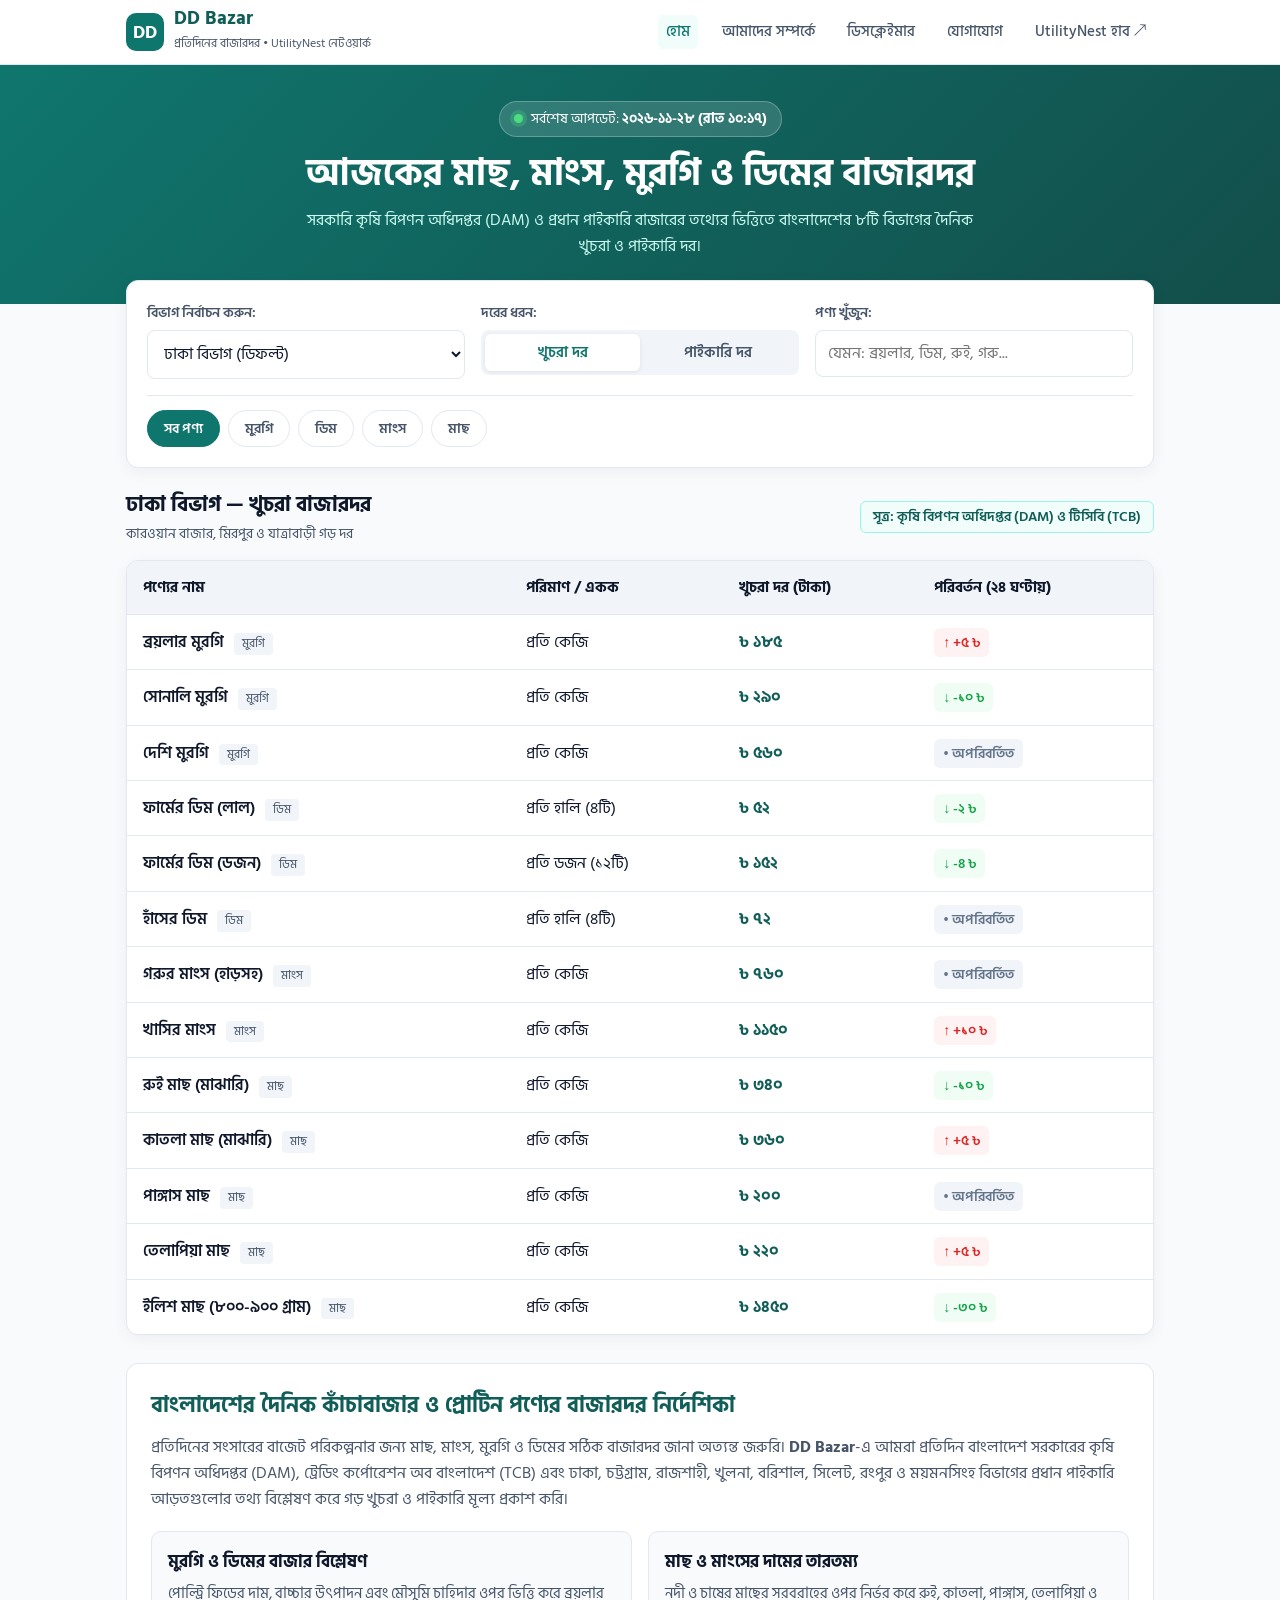
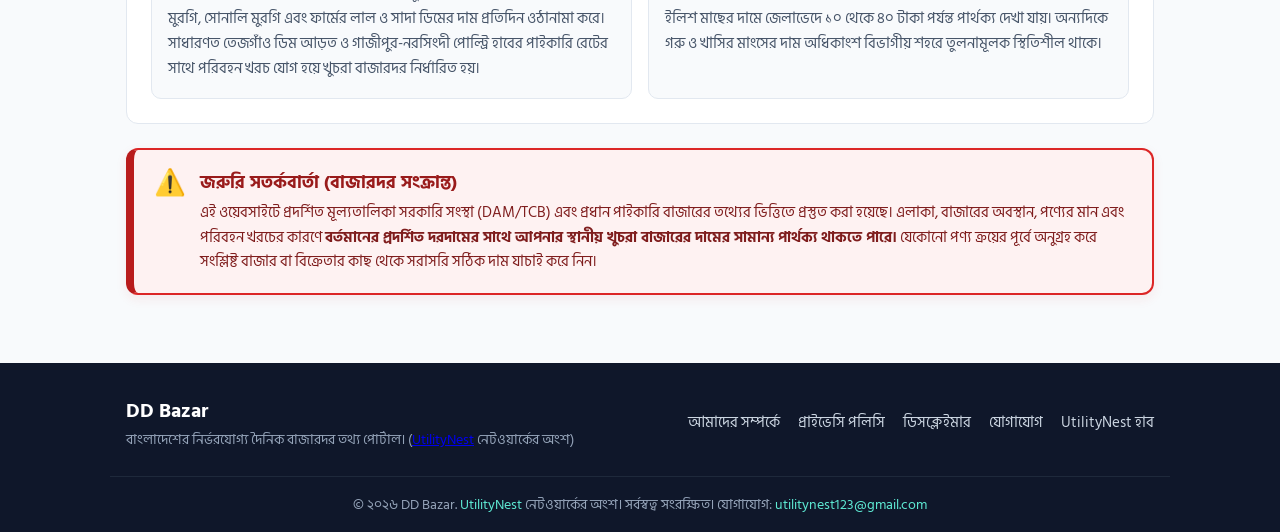
<file: index.html>
<!DOCTYPE html>
<html lang="bn">
<head>
  <meta charset="UTF-8" />
  <meta name="viewport" content="width=device-width, initial-scale=1.0" />
  <title>DD Bazar — আজকের মাছ, মাংস, মুরগি ও ডিমের বাজারদর (বাংলাদেশ)</title>
  <meta name="description" content="ঢাকা, চট্টগ্রাম, রাজশাহী, খুলনা, বরিশাল, সিলেট, রংপুর ও ময়মনসিংহ বিভাগের প্রতিদিনের ব্রয়লার মুরগি, সোনালি মুরগি, ফার্মের ডিম, গরুর মাংস, খাসির মাংস ও মাছের খুচরা এবং পাইকারি বাজারদর জানুন DD Bazar-এ।" />
  <meta name="keywords" content="আজকের বাজারদর, মুরগির দাম কত, ডিমের দাম আজকে, গরুর মাংসের দাম, মাছের বাজারদর বাংলাদেশ, ঢাকা বাজারদর, রাজশাহী বাজারদর, DD Bazar, bazar dor bangladesh" />
  <meta name="robots" content="index, follow" />
  <link rel="canonical" href="https://utilitynest123.github.io/ddbazar/" />
  <link rel="icon" href="data:image/svg+xml,<svg xmlns='http://www.w3.org/2000/svg' viewBox='0 0 64 64'><rect width='64' height='64' rx='14' fill='%230f766e'/><text x='50%25' y='54%25' dominant-baseline='middle' text-anchor='middle' fill='white' font-family='sans-serif' font-weight='700' font-size='28'>DD</text></svg>" />

  <!-- Open Graph / Social SEO -->
  <meta property="og:type" content="website" />
  <meta property="og:site_name" content="DD Bazar" />
  <meta property="og:title" content="DD Bazar — আজকের মাছ, মাংস, মুরগি ও ডিমের বাজারদর" />
  <meta property="og:description" content="বাংলাদেশের ৮টি বিভাগের প্রতিদিনের আপডেটেড খুচরা ও পাইকারি বাজারদর দেখুন এক জায়গায়।" />
  <meta property="og:url" content="https://utilitynest123.github.io/ddbazar/" />

  <!-- Google Fonts: Hind Siliguri for crisp Bangla typography -->
  <link rel="preconnect" href="https://fonts.googleapis.com" />
  <link rel="preconnect" href="https://fonts.gstatic.com" crossorigin />
  <link href="https://fonts.googleapis.com/css2?family=Hind+Siliguri:wght@400;500;600;700&display=swap" rel="stylesheet" />

  <link rel="stylesheet" href="assets/style.css" />

  <!-- Structured Data (JSON-LD) for Google Rich Results -->
  <script type="application/ld+json">
  {
    "@context": "https://schema.org",
    "@type": "WebSite",
    "name": "DD Bazar",
    "alternateName": "Daily Dam Bazar Bangladesh",
    "url": "https://utilitynest123.github.io/ddbazar/",
    "description": "বাংলাদেশের ৮টি বিভাগের প্রতিদিনের মাছ, মাংস, মুরগি ও ডিমের খুচরা এবং পাইকারি বাজারদর পোর্টাল।",
    "inLanguage": "bn-BD"
  }
  </script>
</head>
<body>
  <!-- Header & Navigation -->
  <header class="site-header">
    <div class="container header-inner">
      <a href="./" class="brand">
        <span class="brand-badge">DD</span>
        <div class="brand-text">
          <strong>DD Bazar</strong>
          <small>প্রতিদিনের বাজারদর • UtilityNest নেটওয়ার্ক</small>
        </div>
      </a>
      <nav class="main-nav" aria-label="প্রধান নেভিগেশন">
        <a href="./" class="active">হোম</a>
        <a href="about/">আমাদের সম্পর্কে</a>
        <a href="disclaimer/">ডিসক্লেইমার</a>
        <a href="contact/">যোগাযোগ</a>
        <a href="https://utilitynest123.github.io/">UtilityNest হাব ↗</a>
      </nav>
    </div>
  </header>

  <!-- Hero Section -->
  <section class="hero">
    <div class="container">
      <div class="live-pill">
        <span class="pulse-dot"></span>
        <span>সর্বশেষ আপডেট: <strong id="last-updated">লোড হচ্ছে...</strong></span>
      </div>
      <h1>আজকের মাছ, মাংস, মুরগি ও ডিমের বাজারদর</h1>
      <p class="hero-sub">সরকারি কৃষি বিপণন অধিদপ্তর (DAM) ও প্রধান পাইকারি বাজারের তথ্যের ভিত্তিতে বাংলাদেশের ৮টি বিভাগের দৈনিক খুচরা ও পাইকারি দর।</p>
    </div>
  </section>

  <!-- Main Content -->
  <main class="container main-content">
    <!-- Controls Card -->
    <section class="controls-card" aria-label="বাজারদর ফিল্টার">
      <div class="control-row">
        <div class="control-group">
          <label for="division-select">বিভাগ নির্বাচন করুন:</label>
          <select id="division-select" aria-label="বিভাগ নির্বাচন করুন">
            <option value="dhaka" selected>ঢাকা বিভাগ (ডিফল্ট)</option>
            <option value="chattogram">চট্টগ্রাম বিভাগ</option>
            <option value="rajshahi">রাজশাহী বিভাগ</option>
            <option value="khulna">খুলনা বিভাগ</option>
            <option value="barishal">বরিশাল বিভাগ</option>
            <option value="sylhet">সিলেট বিভাগ</option>
            <option value="rangpur">রংপুর বিভাগ</option>
            <option value="mymensingh">ময়মনসিংহ বিভাগ</option>
          </select>
        </div>

        <div class="control-group">
          <label>দরের ধরন:</label>
          <div class="segmented-control" role="group" aria-label="খুচরা বা পাইকারি দর">
            <button type="button" class="price-mode-btn active" data-mode="retail">খুচরা দর</button>
            <button type="button" class="price-mode-btn" data-mode="wholesale">পাইকারি দর</button>
          </div>
        </div>

        <div class="control-group search-group">
          <label for="search-input">পণ্য খুঁজুন:</label>
          <input type="search" id="search-input" placeholder="যেমন: ব্রয়লার, ডিম, রুই, গরু..." autocomplete="off" />
        </div>
      </div>

      <!-- Category Filter Pills -->
      <div class="category-tabs" role="tablist" aria-label="পণ্যের ক্যাটাগরি">
        <button type="button" class="cat-btn active" data-cat="all">সব পণ্য</button>
        <button type="button" class="cat-btn" data-cat="poultry">মুরগি</button>
        <button type="button" class="cat-btn" data-cat="egg">ডিম</button>
        <button type="button" class="cat-btn" data-cat="meat">মাংস</button>
        <button type="button" class="cat-btn" data-cat="fish">মাছ</button>
      </div>
    </section>

    <!-- Selected Market Banner -->
    <div class="market-banner">
      <div>
        <h2 id="current-division-title">ঢাকা বিভাগ — খুচরা বাজারদর</h2>
        <p id="current-market-note">কারওয়ান বাজার, মিরপুর ও যাত্রাবাড়ী গড় দর</p>
      </div>
      <span class="source-tag" id="primary-source-tag">সূত্র: কৃষি বিপণন অধিদপ্তর (DAM)</span>
    </div>

    <!-- Price Table -->
    <section class="table-wrapper" aria-label="বাজারদর তালিকা">
      <table class="price-table">
        <thead>
          <tr>
            <th>পণ্যের নাম</th>
            <th>পরিমাণ / একক</th>
            <th id="price-col-header">খুচরা দর (টাকা)</th>
            <th>পরিবর্তন (২৪ ঘণ্টায়)</th>
          </tr>
        </thead>
        <tbody id="price-table-body">
          <tr>
            <td colspan="4" class="loading-cell">বাজারদর লোড হচ্ছে, অনুগ্রহ করে অপেক্ষা করুন...</td>
          </tr>
        </tbody>
      </table>
    </section>

    <!-- SEO & Informative Article Section -->
    <article class="seo-article">
      <h2>বাংলাদেশের দৈনিক কাঁচাবাজার ও প্রোটিন পণ্যের বাজারদর নির্দেশিকা</h2>
      <p>
        প্রতিদিনের সংসারের বাজেট পরিকল্পনার জন্য মাছ, মাংস, মুরগি ও ডিমের সঠিক বাজারদর জানা অত্যন্ত জরুরি। <strong>DD Bazar</strong>-এ আমরা প্রতিদিন বাংলাদেশ সরকারের কৃষি বিপণন অধিদপ্তর (DAM), ট্রেডিং কর্পোরেশন অব বাংলাদেশ (TCB) এবং ঢাকা, চট্টগ্রাম, রাজশাহী, খুলনা, বরিশাল, সিলেট, রংপুর ও ময়মনসিংহ বিভাগের প্রধান পাইকারি আড়তগুলোর তথ্য বিশ্লেষণ করে গড় খুচরা ও পাইকারি মূল্য প্রকাশ করি।
      </p>
      <div class="seo-grid">
        <div class="seo-box">
          <h3>মুরগি ও ডিমের বাজার বিশ্লেষণ</h3>
          <p>পোল্ট্রি ফিডের দাম, বাচ্চার উৎপাদন এবং মৌসুমি চাহিদার ওপর ভিত্তি করে ব্রয়লার মুরগি, সোনালি মুরগি এবং ফার্মের লাল ও সাদা ডিমের দাম প্রতিদিন ওঠানামা করে। সাধারণত তেজগাঁও ডিম আড়ত ও গাজীপুর-নরসিংদী পোল্ট্রি হাবের পাইকারি রেটের সাথে পরিবহন খরচ যোগ হয়ে খুচরা বাজারদর নির্ধারিত হয়।</p>
        </div>
        <div class="seo-box">
          <h3>মাছ ও মাংসের দামের তারতম্য</h3>
          <p>নদী ও চাষের মাছের সরবরাহের ওপর নির্ভর করে রুই, কাতলা, পাঙ্গাস, তেলাপিয়া ও ইলিশ মাছের দামে জেলাভেদে ১০ থেকে ৪০ টাকা পর্যন্ত পার্থক্য দেখা যায়। অন্যদিকে গরু ও খাসির মাংসের দাম অধিকাংশ বিভাগীয় শহরে তুলনামূলক স্থিতিশীল থাকে।</p>
        </div>
      </div>
    </article>

    <!-- Mandatory Red Warning / Disclaimer Box -->
    <aside class="red-warning-box" role="alert">
      <div class="warning-icon">⚠️</div>
      <div class="warning-content">
        <h3>জরুরি সতর্কবার্তা (বাজারদর সংক্রান্ত)</h3>
        <p>
          এই ওয়েবসাইটে প্রদর্শিত মূল্যতালিকা সরকারি সংস্থা (DAM/TCB) এবং প্রধান পাইকারি বাজারের তথ্যের ভিত্তিতে প্রস্তুত করা হয়েছে। এলাকা, বাজারের অবস্থান, পণ্যের মান এবং পরিবহন খরচের কারণে <strong>বর্তমানের প্রদর্শিত দরদামের সাথে আপনার স্থানীয় খুচরা বাজারের দামের সামান্য পার্থক্য থাকতে পারে।</strong> যেকোনো পণ্য ক্রয়ের পূর্বে অনুগ্রহ করে সংশ্লিষ্ট বাজার বা বিক্রেতার কাছ থেকে সরাসরি সঠিক দাম যাচাই করে নিন।
        </p>
      </div>
    </aside>
  </main>

  <!-- Footer -->
  <footer class="site-footer">
    <div class="container footer-inner">
      <div class="footer-brand">
        <strong>DD Bazar</strong>
        <p>বাংলাদেশের নির্ভরযোগ্য দৈনিক বাজারদর তথ্য পোর্টাল। (<a href="https://utilitynest123.github.io/">UtilityNest</a> নেটওয়ার্কের অংশ)</p>
      </div>
      <div class="footer-links">
        <a href="about/">আমাদের সম্পর্কে</a>
        <a href="privacy-policy/">প্রাইভেসি পলিসি</a>
        <a href="disclaimer/">ডিসক্লেইমার</a>
        <a href="contact/">যোগাযোগ</a>
        <a href="https://utilitynest123.github.io/">UtilityNest হাব</a>
      </div>
    </div>
    <div class="footer-bottom">
      <p>&copy; <span id="year"></span> DD Bazar. <a href="https://utilitynest123.github.io/">UtilityNest</a> নেটওয়ার্কের অংশ। সর্বস্বত্ব সংরক্ষিত। যোগাযোগ: <a href="mailto:utilitynest123@gmail.com">utilitynest123@gmail.com</a></p>
    </div>
  </footer>

  <script src="assets/app.js"></script>
</body>
</html>
</file>
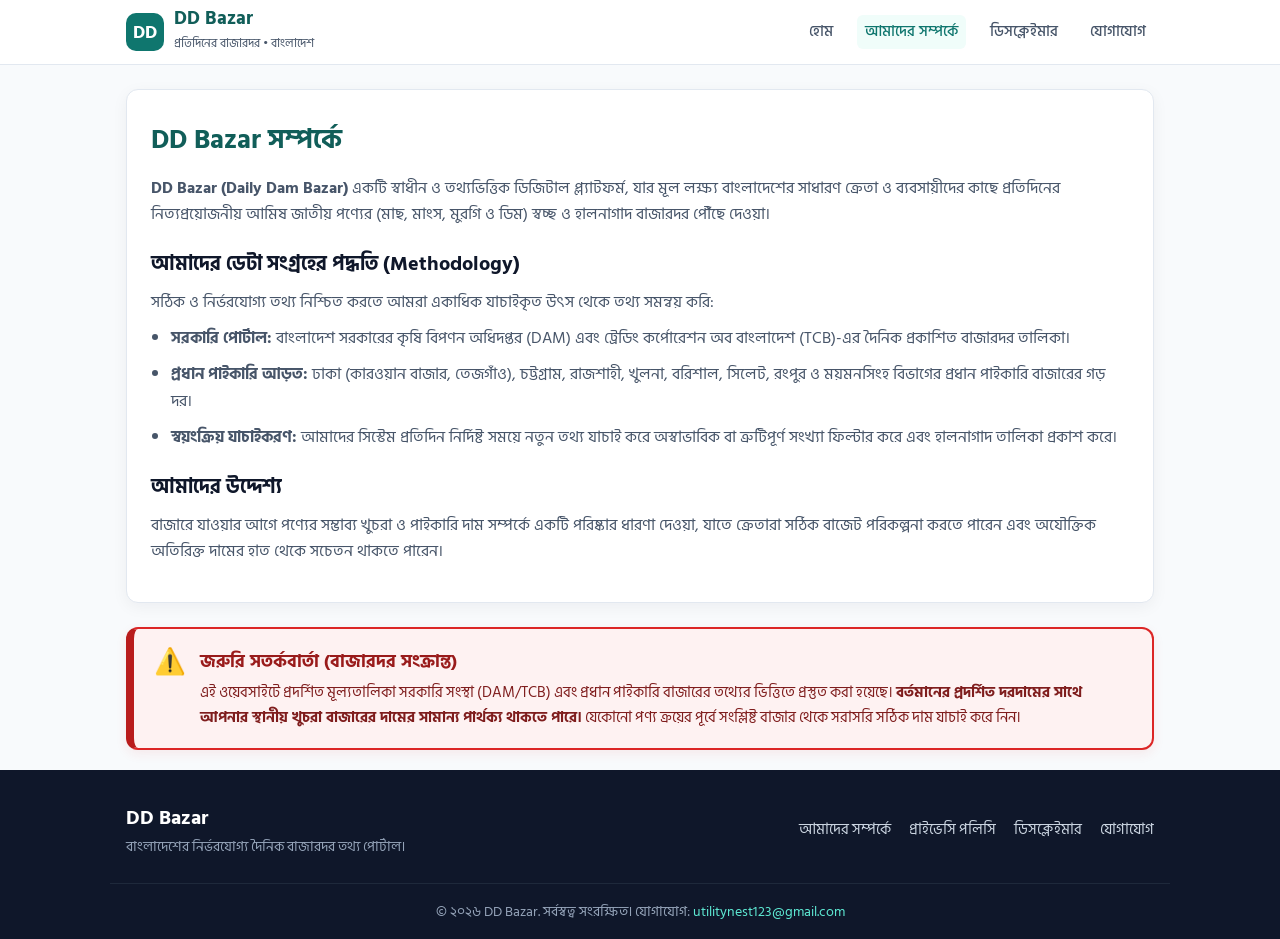
<file: about/index.html>
<!DOCTYPE html>
<html lang="bn">
<head>
  <meta charset="UTF-8" />
  <meta name="viewport" content="width=device-width, initial-scale=1.0" />
  <title>আমাদের সম্পর্কে — DD Bazar</title>
  <meta name="description" content="DD Bazar কীভাবে বাংলাদেশের ৮টি বিভাগের প্রতিদিনের মাছ, মাংস, মুরগি ও ডিমের খুচরা এবং পাইকারি বাজারদর সংগ্রহ ও প্রকাশ করে তা জানুন।" />
  <link rel="canonical" href="https://utilitynest123.github.io/ddbazar/about/" />
  <link rel="icon" href="data:image/svg+xml,<svg xmlns='http://www.w3.org/2000/svg' viewBox='0 0 64 64'><rect width='64' height='64' rx='14' fill='%230f766e'/><text x='50%25' y='54%25' dominant-baseline='middle' text-anchor='middle' fill='white' font-family='sans-serif' font-weight='700' font-size='28'>DD</text></svg>" />
  <link rel="preconnect" href="https://fonts.googleapis.com" />
  <link rel="preconnect" href="https://fonts.gstatic.com" crossorigin />
  <link href="https://fonts.googleapis.com/css2?family=Hind+Siliguri:wght@400;500;600;700&display=swap" rel="stylesheet" />
  <link rel="stylesheet" href="../assets/style.css" />
</head>
<body>
  <header class="site-header">
    <div class="container header-inner">
      <a href="../" class="brand">
        <span class="brand-badge">DD</span>
        <div class="brand-text">
          <strong>DD Bazar</strong>
          <small>প্রতিদিনের বাজারদর • বাংলাদেশ</small>
        </div>
      </a>
      <nav class="main-nav">
        <a href="../">হোম</a>
        <a href="./" class="active">আমাদের সম্পর্কে</a>
        <a href="../disclaimer/">ডিসক্লেইমার</a>
        <a href="../contact/">যোগাযোগ</a>
      </nav>
    </div>
  </header>

  <main class="container">
    <article class="page-card">
      <h1>DD Bazar সম্পর্কে</h1>
      <p>
        <strong>DD Bazar (Daily Dam Bazar)</strong> একটি স্বাধীন ও তথ্যভিত্তিক ডিজিটাল প্ল্যাটফর্ম, যার মূল লক্ষ্য বাংলাদেশের সাধারণ ক্রেতা ও ব্যবসায়ীদের কাছে প্রতিদিনের নিত্যপ্রয়োজনীয় আমিষ জাতীয় পণ্যের (মাছ, মাংস, মুরগি ও ডিম) স্বচ্ছ ও হালনাগাদ বাজারদর পৌঁছে দেওয়া।
      </p>

      <h2>আমাদের ডেটা সংগ্রহের পদ্ধতি (Methodology)</h2>
      <p>সঠিক ও নির্ভরযোগ্য তথ্য নিশ্চিত করতে আমরা একাধিক যাচাইকৃত উৎস থেকে তথ্য সমন্বয় করি:</p>
      <ul>
        <li><strong>সরকারি পোর্টাল:</strong> বাংলাদেশ সরকারের কৃষি বিপণন অধিদপ্তর (DAM) এবং ট্রেডিং কর্পোরেশন অব বাংলাদেশ (TCB)-এর দৈনিক প্রকাশিত বাজারদর তালিকা।</li>
        <li><strong>প্রধান পাইকারি আড়ত:</strong> ঢাকা (কারওয়ান বাজার, তেজগাঁও), চট্টগ্রাম, রাজশাহী, খুলনা, বরিশাল, সিলেট, রংপুর ও ময়মনসিংহ বিভাগের প্রধান পাইকারি বাজারের গড় দর।</li>
        <li><strong>স্বয়ংক্রিয় যাচাইকরণ:</strong> আমাদের সিস্টেম প্রতিদিন নির্দিষ্ট সময়ে নতুন তথ্য যাচাই করে অস্বাভাবিক বা ত্রুটিপূর্ণ সংখ্যা ফিল্টার করে এবং হালনাগাদ তালিকা প্রকাশ করে।</li>
      </ul>

      <h2>আমাদের উদ্দেশ্য</h2>
      <p>
        বাজারে যাওয়ার আগে পণ্যের সম্ভাব্য খুচরা ও পাইকারি দাম সম্পর্কে একটি পরিষ্কার ধারণা দেওয়া, যাতে ক্রেতারা সঠিক বাজেট পরিকল্পনা করতে পারেন এবং অযৌক্তিক অতিরিক্ত দামের হাত থেকে সচেতন থাকতে পারেন।
      </p>
    </article>

    <aside class="red-warning-box" role="alert">
      <div class="warning-icon">⚠️</div>
      <div class="warning-content">
        <h3>জরুরি সতর্কবার্তা (বাজারদর সংক্রান্ত)</h3>
        <p>
          এই ওয়েবসাইটে প্রদর্শিত মূল্যতালিকা সরকারি সংস্থা (DAM/TCB) এবং প্রধান পাইকারি বাজারের তথ্যের ভিত্তিতে প্রস্তুত করা হয়েছে। <strong>বর্তমানের প্রদর্শিত দরদামের সাথে আপনার স্থানীয় খুচরা বাজারের দামের সামান্য পার্থক্য থাকতে পারে।</strong> যেকোনো পণ্য ক্রয়ের পূর্বে সংশ্লিষ্ট বাজার থেকে সরাসরি সঠিক দাম যাচাই করে নিন।
        </p>
      </div>
    </aside>
  </main>

  <footer class="site-footer">
    <div class="container footer-inner">
      <div class="footer-brand">
        <strong>DD Bazar</strong>
        <p>বাংলাদেশের নির্ভরযোগ্য দৈনিক বাজারদর তথ্য পোর্টাল।</p>
      </div>
      <div class="footer-links">
        <a href="./">আমাদের সম্পর্কে</a>
        <a href="../privacy-policy/">প্রাইভেসি পলিসি</a>
        <a href="../disclaimer/">ডিসক্লেইমার</a>
        <a href="../contact/">যোগাযোগ</a>
      </div>
    </div>
    <div class="footer-bottom">
      <p>&copy; ২০২৬ DD Bazar. সর্বস্বত্ব সংরক্ষিত। যোগাযোগ: <a href="mailto:utilitynest123@gmail.com">utilitynest123@gmail.com</a></p>
    </div>
  </footer>
</body>
</html>
</file>
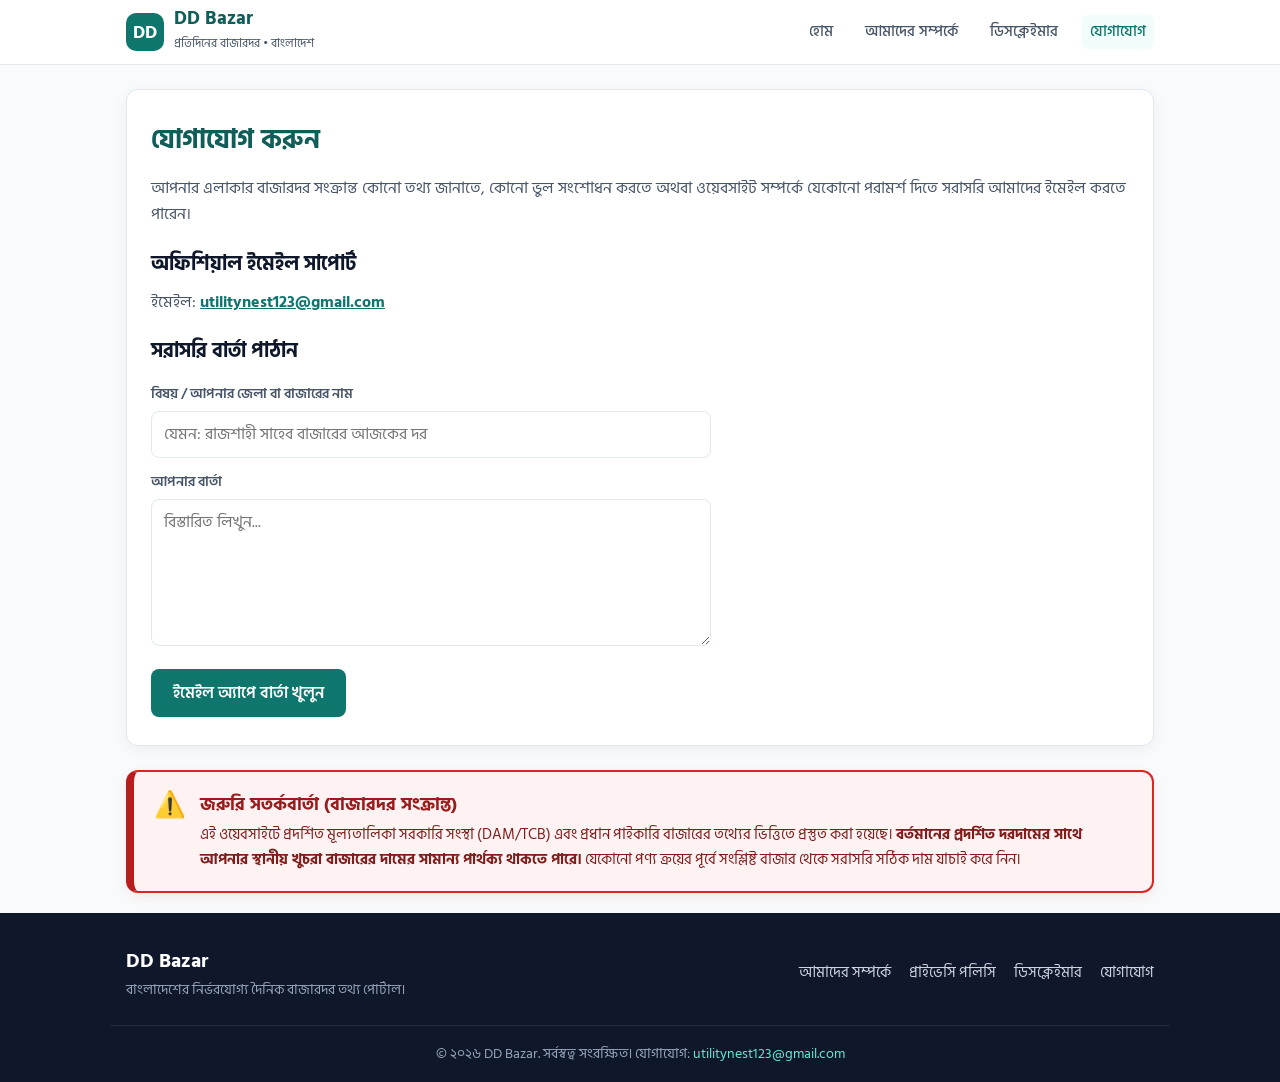
<file: contact/index.html>
<!DOCTYPE html>
<html lang="bn">
<head>
  <meta charset="UTF-8" />
  <meta name="viewport" content="width=device-width, initial-scale=1.0" />
  <title>যোগাযোগ — DD Bazar</title>
  <meta name="description" content="DD Bazar টিমের সাথে যোগাযোগ করুন, আপনার এলাকার বাজারদর জানান বা যেকোনো মতামত দিন।" />
  <link rel="canonical" href="https://utilitynest123.github.io/ddbazar/contact/" />
  <link rel="icon" href="data:image/svg+xml,<svg xmlns='http://www.w3.org/2000/svg' viewBox='0 0 64 64'><rect width='64' height='64' rx='14' fill='%230f766e'/><text x='50%25' y='54%25' dominant-baseline='middle' text-anchor='middle' fill='white' font-family='sans-serif' font-weight='700' font-size='28'>DD</text></svg>" />
  <link rel="preconnect" href="https://fonts.googleapis.com" />
  <link rel="preconnect" href="https://fonts.gstatic.com" crossorigin />
  <link href="https://fonts.googleapis.com/css2?family=Hind+Siliguri:wght@400;500;600;700&display=swap" rel="stylesheet" />
  <link rel="stylesheet" href="../assets/style.css" />
</head>
<body>
  <header class="site-header">
    <div class="container header-inner">
      <a href="../" class="brand">
        <span class="brand-badge">DD</span>
        <div class="brand-text">
          <strong>DD Bazar</strong>
          <small>প্রতিদিনের বাজারদর • বাংলাদেশ</small>
        </div>
      </a>
      <nav class="main-nav">
        <a href="../">হোম</a>
        <a href="../about/">আমাদের সম্পর্কে</a>
        <a href="../disclaimer/">ডিসক্লেইমার</a>
        <a href="./" class="active">যোগাযোগ</a>
      </nav>
    </div>
  </header>

  <main class="container">
    <section class="page-card">
      <h1>যোগাযোগ করুন</h1>
      <p>
        আপনার এলাকার বাজারদর সংক্রান্ত কোনো তথ্য জানাতে, কোনো ভুল সংশোধন করতে অথবা ওয়েবসাইট সম্পর্কে যেকোনো পরামর্শ দিতে সরাসরি আমাদের ইমেইল করতে পারেন।
      </p>

      <h2>অফিশিয়াল ইমেইল সাপোর্ট</h2>
      <p>
        ইমেইল: <strong><a href="mailto:utilitynest123@gmail.com" style="color: var(--primary);">utilitynest123@gmail.com</a></strong>
      </p>

      <h2>সরাসরি বার্তা পাঠান</h2>
      <form id="contact-form" style="max-width: 560px; margin-top: 14px;">
        <div class="control-group" style="margin-bottom: 12px;">
          <label for="sender-subject">বিষয় / আপনার জেলা বা বাজারের নাম</label>
          <input type="text" id="sender-subject" placeholder="যেমন: রাজশাহী সাহেব বাজারের আজকের দর" required />
        </div>
        <div class="control-group" style="margin-bottom: 14px;">
          <label for="sender-message">আপনার বার্তা</label>
          <textarea id="sender-message" rows="5" placeholder="বিস্তারিত লিখুন..." required></textarea>
        </div>
        <button type="submit" class="btn-primary">ইমেইল অ্যাপে বার্তা খুলুন</button>
      </form>
    </section>

    <aside class="red-warning-box" role="alert">
      <div class="warning-icon">⚠️</div>
      <div class="warning-content">
        <h3>জরুরি সতর্কবার্তা (বাজারদর সংক্রান্ত)</h3>
        <p>
          এই ওয়েবসাইটে প্রদর্শিত মূল্যতালিকা সরকারি সংস্থা (DAM/TCB) এবং প্রধান পাইকারি বাজারের তথ্যের ভিত্তিতে প্রস্তুত করা হয়েছে। <strong>বর্তমানের প্রদর্শিত দরদামের সাথে আপনার স্থানীয় খুচরা বাজারের দামের সামান্য পার্থক্য থাকতে পারে।</strong> যেকোনো পণ্য ক্রয়ের পূর্বে সংশ্লিষ্ট বাজার থেকে সরাসরি সঠিক দাম যাচাই করে নিন।
        </p>
      </div>
    </aside>
  </main>

  <footer class="site-footer">
    <div class="container footer-inner">
      <div class="footer-brand">
        <strong>DD Bazar</strong>
        <p>বাংলাদেশের নির্ভরযোগ্য দৈনিক বাজারদর তথ্য পোর্টাল।</p>
      </div>
      <div class="footer-links">
        <a href="../about/">আমাদের সম্পর্কে</a>
        <a href="../privacy-policy/">প্রাইভেসি পলিসি</a>
        <a href="../disclaimer/">ডিসক্লেইমার</a>
        <a href="./">যোগাযোগ</a>
      </div>
    </div>
    <div class="footer-bottom">
      <p>&copy; ২০২৬ DD Bazar. সর্বস্বত্ব সংরক্ষিত। যোগাযোগ: <a href="mailto:utilitynest123@gmail.com">utilitynest123@gmail.com</a></p>
    </div>
  </footer>

  <script>
    document.getElementById("contact-form").addEventListener("submit", function (e) {
      e.preventDefault();
      const subject = encodeURIComponent("DD Bazar: " + document.getElementById("sender-subject").value);
      const body = encodeURIComponent(document.getElementById("sender-message").value);
      window.location.href = `mailto:utilitynest123@gmail.com?subject=${subject}&body=${body}`;
    });
  </script>
</body>
</html>
</file>
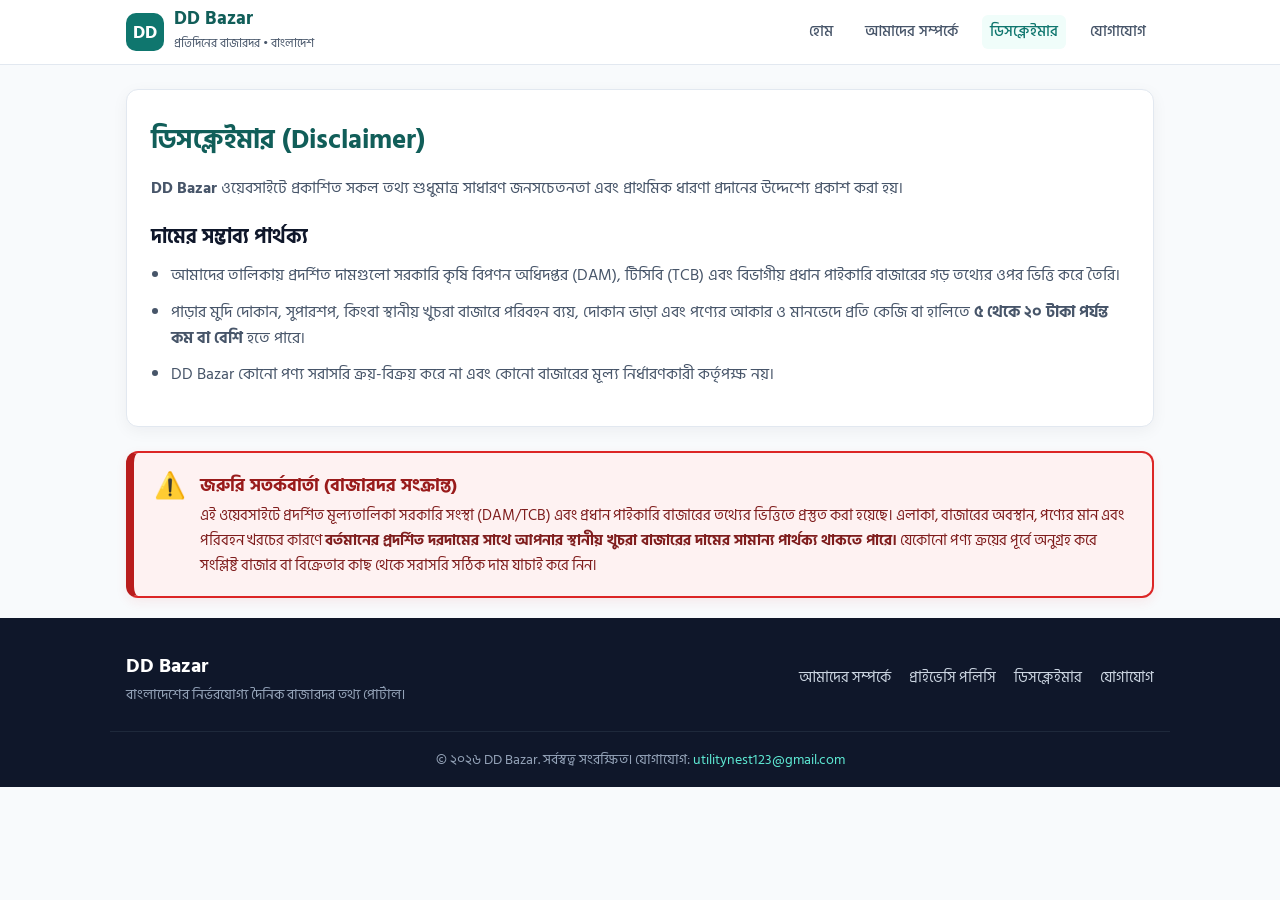
<file: disclaimer/index.html>
<!DOCTYPE html>
<html lang="bn">
<head>
  <meta charset="UTF-8" />
  <meta name="viewport" content="width=device-width, initial-scale=1.0" />
  <title>ডিসক্লেইমার (Disclaimer) — DD Bazar</title>
  <meta name="description" content="DD Bazar ওয়েবসাইটে প্রকাশিত দৈনিক বাজারদর সংক্রান্ত গুরুত্বপূর্ণ আইনি সতর্কবার্তা ও ডিসক্লেইমার।" />
  <link rel="canonical" href="https://utilitynest123.github.io/ddbazar/disclaimer/" />
  <link rel="icon" href="data:image/svg+xml,<svg xmlns='http://www.w3.org/2000/svg' viewBox='0 0 64 64'><rect width='64' height='64' rx='14' fill='%230f766e'/><text x='50%25' y='54%25' dominant-baseline='middle' text-anchor='middle' fill='white' font-family='sans-serif' font-weight='700' font-size='28'>DD</text></svg>" />
  <link rel="preconnect" href="https://fonts.googleapis.com" />
  <link rel="preconnect" href="https://fonts.gstatic.com" crossorigin />
  <link href="https://fonts.googleapis.com/css2?family=Hind+Siliguri:wght@400;500;600;700&display=swap" rel="stylesheet" />
  <link rel="stylesheet" href="../assets/style.css" />
</head>
<body>
  <header class="site-header">
    <div class="container header-inner">
      <a href="../" class="brand">
        <span class="brand-badge">DD</span>
        <div class="brand-text">
          <strong>DD Bazar</strong>
          <small>প্রতিদিনের বাজারদর • বাংলাদেশ</small>
        </div>
      </a>
      <nav class="main-nav">
        <a href="../">হোম</a>
        <a href="../about/">আমাদের সম্পর্কে</a>
        <a href="./" class="active">ডিসক্লেইমার</a>
        <a href="../contact/">যোগাযোগ</a>
      </nav>
    </div>
  </header>

  <main class="container">
    <article class="page-card">
      <h1>ডিসক্লেইমার (Disclaimer)</h1>
      <p>
        <strong>DD Bazar</strong> ওয়েবসাইটে প্রকাশিত সকল তথ্য শুধুমাত্র সাধারণ জনসচেতনতা এবং প্রাথমিক ধারণা প্রদানের উদ্দেশ্যে প্রকাশ করা হয়।
      </p>

      <h2>দামের সম্ভাব্য পার্থক্য</h2>
      <ul>
        <li>আমাদের তালিকায় প্রদর্শিত দামগুলো সরকারি কৃষি বিপণন অধিদপ্তর (DAM), টিসিবি (TCB) এবং বিভাগীয় প্রধান পাইকারি বাজারের গড় তথ্যের ওপর ভিত্তি করে তৈরি।</li>
        <li>পাড়ার মুদি দোকান, সুপারশপ, কিংবা স্থানীয় খুচরা বাজারে পরিবহন ব্যয়, দোকান ভাড়া এবং পণ্যের আকার ও মানভেদে প্রতি কেজি বা হালিতে <strong>৫ থেকে ২০ টাকা পর্যন্ত কম বা বেশি</strong> হতে পারে।</li>
        <li>DD Bazar কোনো পণ্য সরাসরি ক্রয়-বিক্রয় করে না এবং কোনো বাজারের মূল্য নির্ধারণকারী কর্তৃপক্ষ নয়।</li>
      </ul>
    </article>

    <aside class="red-warning-box" role="alert">
      <div class="warning-icon">⚠️</div>
      <div class="warning-content">
        <h3>জরুরি সতর্কবার্তা (বাজারদর সংক্রান্ত)</h3>
        <p>
          এই ওয়েবসাইটে প্রদর্শিত মূল্যতালিকা সরকারি সংস্থা (DAM/TCB) এবং প্রধান পাইকারি বাজারের তথ্যের ভিত্তিতে প্রস্তুত করা হয়েছে। এলাকা, বাজারের অবস্থান, পণ্যের মান এবং পরিবহন খরচের কারণে <strong>বর্তমানের প্রদর্শিত দরদামের সাথে আপনার স্থানীয় খুচরা বাজারের দামের সামান্য পার্থক্য থাকতে পারে।</strong> যেকোনো পণ্য ক্রয়ের পূর্বে অনুগ্রহ করে সংশ্লিষ্ট বাজার বা বিক্রেতার কাছ থেকে সরাসরি সঠিক দাম যাচাই করে নিন।
        </p>
      </div>
    </aside>
  </main>

  <footer class="site-footer">
    <div class="container footer-inner">
      <div class="footer-brand">
        <strong>DD Bazar</strong>
        <p>বাংলাদেশের নির্ভরযোগ্য দৈনিক বাজারদর তথ্য পোর্টাল।</p>
      </div>
      <div class="footer-links">
        <a href="../about/">আমাদের সম্পর্কে</a>
        <a href="../privacy-policy/">প্রাইভেসি পলিসি</a>
        <a href="./">ডিসক্লেইমার</a>
        <a href="../contact/">যোগাযোগ</a>
      </div>
    </div>
    <div class="footer-bottom">
      <p>&copy; ২০২৬ DD Bazar. সর্বস্বত্ব সংরক্ষিত। যোগাযোগ: <a href="mailto:utilitynest123@gmail.com">utilitynest123@gmail.com</a></p>
    </div>
  </footer>
</body>
</html>
</file>
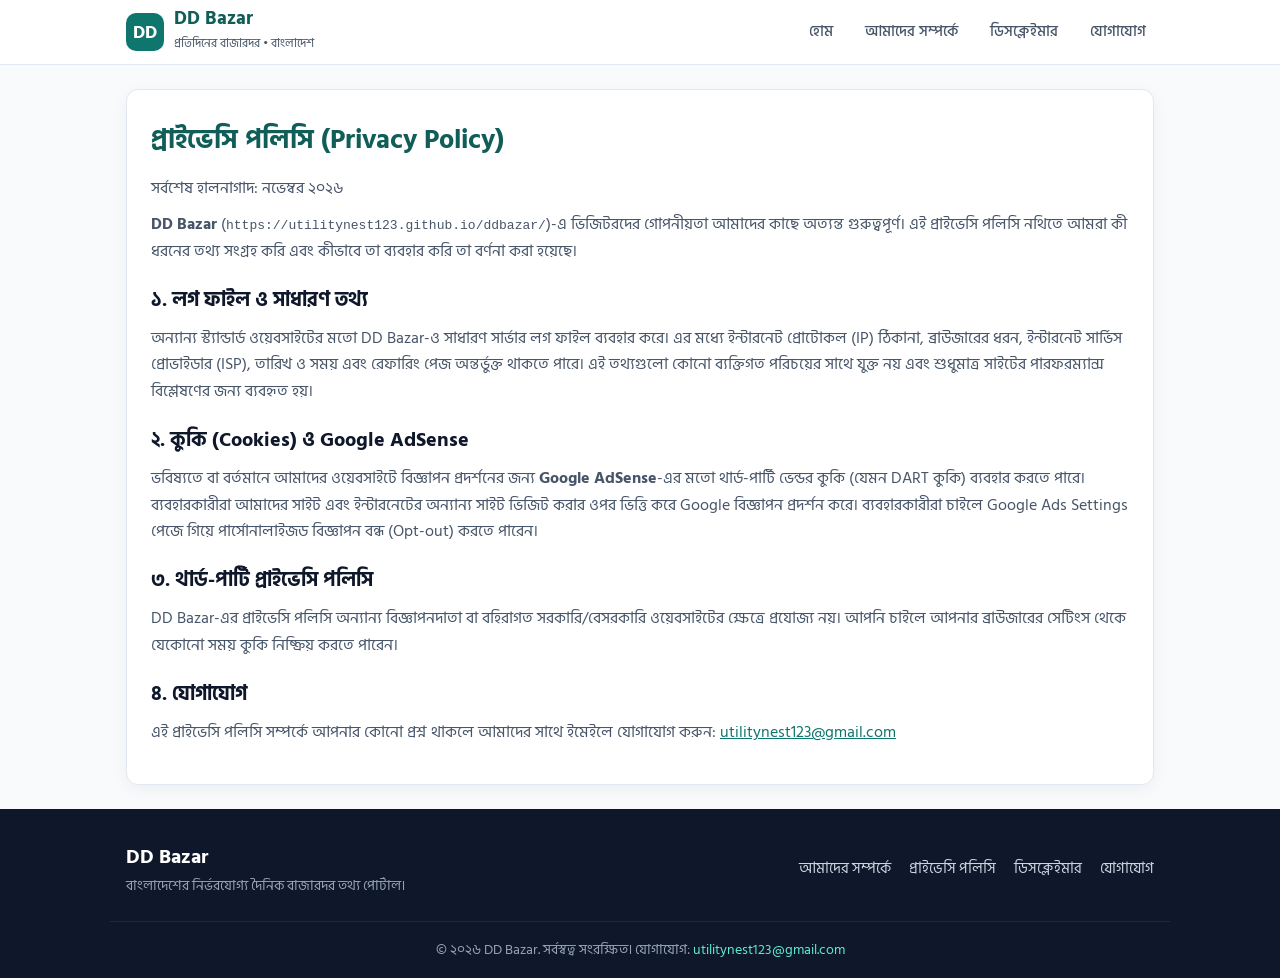
<file: privacy-policy/index.html>
<!DOCTYPE html>
<html lang="bn">
<head>
  <meta charset="UTF-8" />
  <meta name="viewport" content="width=device-width, initial-scale=1.0" />
  <title>প্রাইভেসি পলিসি (Privacy Policy) — DD Bazar</title>
  <meta name="description" content="DD Bazar-এর গোপনীয়তা নীতি, কুকি ব্যবহার এবং Google AdSense বিজ্ঞাপন সংক্রান্ত তথ্য।" />
  <link rel="canonical" href="https://utilitynest123.github.io/ddbazar/privacy-policy/" />
  <link rel="icon" href="data:image/svg+xml,<svg xmlns='http://www.w3.org/2000/svg' viewBox='0 0 64 64'><rect width='64' height='64' rx='14' fill='%230f766e'/><text x='50%25' y='54%25' dominant-baseline='middle' text-anchor='middle' fill='white' font-family='sans-serif' font-weight='700' font-size='28'>DD</text></svg>" />
  <link rel="preconnect" href="https://fonts.googleapis.com" />
  <link rel="preconnect" href="https://fonts.gstatic.com" crossorigin />
  <link href="https://fonts.googleapis.com/css2?family=Hind+Siliguri:wght@400;500;600;700&display=swap" rel="stylesheet" />
  <link rel="stylesheet" href="../assets/style.css" />
</head>
<body>
  <header class="site-header">
    <div class="container header-inner">
      <a href="../" class="brand">
        <span class="brand-badge">DD</span>
        <div class="brand-text">
          <strong>DD Bazar</strong>
          <small>প্রতিদিনের বাজারদর • বাংলাদেশ</small>
        </div>
      </a>
      <nav class="main-nav">
        <a href="../">হোম</a>
        <a href="../about/">আমাদের সম্পর্কে</a>
        <a href="../disclaimer/">ডিসক্লেইমার</a>
        <a href="../contact/">যোগাযোগ</a>
      </nav>
    </div>
  </header>

  <main class="container">
    <article class="page-card">
      <h1>প্রাইভেসি পলিসি (Privacy Policy)</h1>
      <p>সর্বশেষ হালনাগাদ: নভেম্বর ২০২৬</p>
      <p>
        <strong>DD Bazar</strong> (<code>https://utilitynest123.github.io/ddbazar/</code>)-এ ভিজিটরদের গোপনীয়তা আমাদের কাছে অত্যন্ত গুরুত্বপূর্ণ। এই প্রাইভেসি পলিসি নথিতে আমরা কী ধরনের তথ্য সংগ্রহ করি এবং কীভাবে তা ব্যবহার করি তা বর্ণনা করা হয়েছে।
      </p>

      <h2>১. লগ ফাইল ও সাধারণ তথ্য</h2>
      <p>
        অন্যান্য স্ট্যান্ডার্ড ওয়েবসাইটের মতো DD Bazar-ও সাধারণ সার্ভার লগ ফাইল ব্যবহার করে। এর মধ্যে ইন্টারনেট প্রোটোকল (IP) ঠিকানা, ব্রাউজারের ধরন, ইন্টারনেট সার্ভিস প্রোভাইডার (ISP), তারিখ ও সময় এবং রেফারিং পেজ অন্তর্ভুক্ত থাকতে পারে। এই তথ্যগুলো কোনো ব্যক্তিগত পরিচয়ের সাথে যুক্ত নয় এবং শুধুমাত্র সাইটের পারফরম্যান্স বিশ্লেষণের জন্য ব্যবহৃত হয়।
      </p>

      <h2>২. কুকি (Cookies) ও Google AdSense</h2>
      <p>
        ভবিষ্যতে বা বর্তমানে আমাদের ওয়েবসাইটে বিজ্ঞাপন প্রদর্শনের জন্য <strong>Google AdSense</strong>-এর মতো থার্ড-পার্টি ভেন্ডর কুকি (যেমন DART কুকি) ব্যবহার করতে পারে। ব্যবহারকারীরা আমাদের সাইট এবং ইন্টারনেটের অন্যান্য সাইট ভিজিট করার ওপর ভিত্তি করে Google বিজ্ঞাপন প্রদর্শন করে। ব্যবহারকারীরা চাইলে Google Ads Settings পেজে গিয়ে পার্সোনালাইজড বিজ্ঞাপন বন্ধ (Opt-out) করতে পারেন।
      </p>

      <h2>৩. থার্ড-পার্টি প্রাইভেসি পলিসি</h2>
      <p>
        DD Bazar-এর প্রাইভেসি পলিসি অন্যান্য বিজ্ঞাপনদাতা বা বহিরাগত সরকারি/বেসরকারি ওয়েবসাইটের ক্ষেত্রে প্রযোজ্য নয়। আপনি চাইলে আপনার ব্রাউজারের সেটিংস থেকে যেকোনো সময় কুকি নিষ্ক্রিয় করতে পারেন।
      </p>

      <h2>৪. যোগাযোগ</h2>
      <p>
        এই প্রাইভেসি পলিসি সম্পর্কে আপনার কোনো প্রশ্ন থাকলে আমাদের সাথে ইমেইলে যোগাযোগ করুন: <a href="mailto:utilitynest123@gmail.com" style="color: var(--primary);">utilitynest123@gmail.com</a>
      </p>
    </article>
  </main>

  <footer class="site-footer">
    <div class="container footer-inner">
      <div class="footer-brand">
        <strong>DD Bazar</strong>
        <p>বাংলাদেশের নির্ভরযোগ্য দৈনিক বাজারদর তথ্য পোর্টাল।</p>
      </div>
      <div class="footer-links">
        <a href="../about/">আমাদের সম্পর্কে</a>
        <a href="./">প্রাইভেসি পলিসি</a>
        <a href="../disclaimer/">ডিসক্লেইমার</a>
        <a href="../contact/">যোগাযোগ</a>
      </div>
    </div>
    <div class="footer-bottom">
      <p>&copy; ২০২৬ DD Bazar. সর্বস্বত্ব সংরক্ষিত। যোগাযোগ: <a href="mailto:utilitynest123@gmail.com">utilitynest123@gmail.com</a></p>
    </div>
  </footer>
</body>
</html>
</file>
<file: assets/style.css>
:root {
  --primary: #0f766e;
  --primary-dark: #115e59;
  --primary-light: #f0fdfa;
  --bg: #f8fafc;
  --surface: #ffffff;
  --text: #0f172a;
  --text-muted: #475569;
  --border: #e2e8f0;
  --up: #dc2626;
  --down: #16a34a;
  --neutral: #64748b;
  --radius: 12px;
  --shadow: 0 4px 16px rgba(15, 23, 42, 0.05);
}

* {
  box-sizing: border-box;
  margin: 0;
  padding: 0;
}

body {
  font-family: 'Hind Siliguri', -apple-system, BlinkMacSystemFont, sans-serif;
  background-color: var(--bg);
  color: var(--text);
  line-height: 1.65;
  -webkit-font-smoothing: antialiased;
}

.container {
  width: 100%;
  max-width: 1060px;
  margin: 0 auto;
  padding: 0 16px;
}

/* Header */
.site-header {
  background: var(--surface);
  border-bottom: 1px solid var(--border);
  position: sticky;
  top: 0;
  z-index: 50;
}

.header-inner {
  display: flex;
  align-items: center;
  justify-content: space-between;
  min-height: 64px;
  gap: 12px;
}

.brand {
  display: flex;
  align-items: center;
  gap: 10px;
  text-decoration: none;
  color: var(--text);
}

.brand-badge {
  background: var(--primary);
  color: #fff;
  font-weight: 700;
  font-size: 1.15rem;
  width: 38px;
  height: 38px;
  border-radius: 10px;
  display: grid;
  place-items: center;
}

.brand-text strong {
  display: block;
  font-size: 1.2rem;
  line-height: 1.1;
  color: var(--primary-dark);
}

.brand-text small {
  font-size: 0.78rem;
  color: var(--text-muted);
}

.main-nav {
  display: flex;
  gap: 16px;
  flex-wrap: wrap;
}

.main-nav a {
  text-decoration: none;
  color: var(--text-muted);
  font-weight: 500;
  font-size: 0.95rem;
  padding: 4px 8px;
  border-radius: 6px;
  transition: 0.2s;
}

.main-nav a:hover,
.main-nav a.active {
  color: var(--primary);
  background: var(--primary-light);
}

/* Hero */
.hero {
  background: linear-gradient(135deg, #0f766e 0%, #134e4a 100%);
  color: #ffffff;
  padding: 36px 0 44px;
  text-align: center;
}

.live-pill {
  display: inline-flex;
  align-items: center;
  gap: 8px;
  background: rgba(255, 255, 255, 0.14);
  border: 1px solid rgba(255, 255, 255, 0.25);
  padding: 5px 14px;
  border-radius: 999px;
  font-size: 0.9rem;
  margin-bottom: 14px;
}

.pulse-dot {
  width: 9px;
  height: 9px;
  background: #4ade80;
  border-radius: 50%;
  box-shadow: 0 0 0 4px rgba(74, 222, 128, 0.25);
}

.hero h1 {
  font-size: clamp(1.6rem, 4vw, 2.3rem);
  font-weight: 700;
  line-height: 1.25;
  margin-bottom: 10px;
}

.hero-sub {
  max-width: 680px;
  margin: 0 auto;
  color: #ccfbf1;
  font-size: 1rem;
}

/* Main & Controls */
.main-content {
  margin-top: -24px;
  padding-bottom: 48px;
}

.controls-card {
  background: var(--surface);
  border: 1px solid var(--border);
  border-radius: var(--radius);
  padding: 20px;
  box-shadow: var(--shadow);
  margin-bottom: 20px;
}

.control-row {
  display: grid;
  grid-template-columns: repeat(auto-fit, minmax(220px, 1fr));
  gap: 16px;
  margin-bottom: 16px;
}

.control-group label {
  display: block;
  font-size: 0.88rem;
  font-weight: 600;
  color: var(--text-muted);
  margin-bottom: 6px;
}

select,
input[type="search"],
input[type="text"],
input[type="email"],
textarea {
  width: 100%;
  padding: 10px 12px;
  border: 1px solid var(--border);
  border-radius: 8px;
  font-family: inherit;
  font-size: 0.98rem;
  color: var(--text);
  background: #fff;
  outline: none;
}

select:focus,
input:focus,
textarea:focus {
  border-color: var(--primary);
  box-shadow: 0 0 0 3px rgba(15, 118, 110, 0.12);
}

.segmented-control {
  display: grid;
  grid-template-columns: 1fr 1fr;
  background: #f1f5f9;
  padding: 4px;
  border-radius: 8px;
}

.price-mode-btn {
  border: none;
  background: transparent;
  padding: 7px 10px;
  border-radius: 6px;
  font-family: inherit;
  font-weight: 600;
  font-size: 0.92rem;
  color: var(--text-muted);
  cursor: pointer;
  transition: 0.2s;
}

.price-mode-btn.active {
  background: var(--surface);
  color: var(--primary);
  box-shadow: 0 1px 4px rgba(0, 0, 0, 0.08);
}

.category-tabs {
  display: flex;
  gap: 8px;
  flex-wrap: wrap;
  border-top: 1px solid var(--border);
  padding-top: 14px;
}

.cat-btn {
  border: 1px solid var(--border);
  background: #fff;
  color: var(--text-muted);
  padding: 6px 16px;
  border-radius: 999px;
  font-family: inherit;
  font-weight: 600;
  font-size: 0.9rem;
  cursor: pointer;
  transition: 0.2s;
}

.cat-btn:hover {
  border-color: var(--primary);
  color: var(--primary);
}

.cat-btn.active {
  background: var(--primary);
  border-color: var(--primary);
  color: #fff;
}

/* Market Banner */
.market-banner {
  display: flex;
  justify-content: space-between;
  align-items: center;
  flex-wrap: wrap;
  gap: 10px;
  margin-bottom: 14px;
}

.market-banner h2 {
  font-size: 1.3rem;
  color: var(--text);
}

.market-banner p {
  font-size: 0.9rem;
  color: var(--text-muted);
}

.source-tag {
  background: var(--primary-light);
  color: var(--primary-dark);
  border: 1px solid #99f6e4;
  padding: 4px 12px;
  border-radius: 6px;
  font-size: 0.85rem;
  font-weight: 600;
}

/* Table */
.table-wrapper {
  background: var(--surface);
  border: 1px solid var(--border);
  border-radius: var(--radius);
  overflow-x: auto;
  box-shadow: var(--shadow);
  margin-bottom: 28px;
}

.price-table {
  width: 100%;
  border-collapse: collapse;
  min-width: 540px;
}

.price-table th {
  background: #f1f5f9;
  color: var(--text);
  font-weight: 700;
  text-align: left;
  padding: 14px 16px;
  border-bottom: 1px solid var(--border);
  font-size: 0.95rem;
}

.price-table td {
  padding: 14px 16px;
  border-bottom: 1px solid var(--border);
  font-size: 1rem;
}

.price-table tbody tr:last-child td {
  border-bottom: none;
}

.price-table tbody tr:hover {
  background: #f8fafc;
}

.item-name {
  font-weight: 600;
  color: var(--text);
}

.item-cat-badge {
  display: inline-block;
  font-size: 0.75rem;
  background: #f1f5f9;
  color: var(--text-muted);
  padding: 1px 8px;
  border-radius: 4px;
  margin-left: 6px;
}

.price-val {
  font-weight: 700;
  font-size: 1.1rem;
  color: var(--primary-dark);
}

.badge-up {
  color: var(--up);
  background: #fef2f2;
  padding: 3px 9px;
  border-radius: 6px;
  font-weight: 600;
  font-size: 0.88rem;
}

.badge-down {
  color: var(--down);
  background: #f0fdf4;
  padding: 3px 9px;
  border-radius: 6px;
  font-weight: 600;
  font-size: 0.88rem;
}

.badge-same {
  color: var(--neutral);
  background: #f1f5f9;
  padding: 3px 9px;
  border-radius: 6px;
  font-weight: 600;
  font-size: 0.88rem;
}

.loading-cell {
  text-align: center;
  padding: 28px !important;
  color: var(--text-muted);
}

/* SEO Article Section */
.seo-article {
  background: var(--surface);
  border: 1px solid var(--border);
  border-radius: var(--radius);
  padding: 24px;
  margin-bottom: 24px;
}

.seo-article h2 {
  font-size: 1.35rem;
  margin-bottom: 10px;
  color: var(--primary-dark);
}

.seo-article > p {
  color: var(--text-muted);
  margin-bottom: 18px;
}

.seo-grid {
  display: grid;
  grid-template-columns: repeat(auto-fit, minmax(280px, 1fr));
  gap: 16px;
}

.seo-box {
  background: #f8fafc;
  border: 1px solid var(--border);
  border-radius: 10px;
  padding: 16px;
}

.seo-box h3 {
  font-size: 1.08rem;
  margin-bottom: 6px;
  color: var(--text);
}

.seo-box p {
  font-size: 0.94rem;
  color: var(--text-muted);
}

/* Red Warning Box */
.red-warning-box {
  display: flex;
  gap: 14px;
  align-items: flex-start;
  background-color: #fef2f2;
  border: 2px solid #dc2626;
  border-left: 8px solid #b91c1c;
  border-radius: var(--radius);
  padding: 18px 20px;
  color: #7f1d1d;
  box-shadow: 0 4px 12px rgba(220, 38, 38, 0.08);
}

.warning-icon {
  font-size: 1.6rem;
  line-height: 1.2;
}

.warning-content h3 {
  color: #991b1b;
  font-size: 1.12rem;
  margin-bottom: 4px;
}

.warning-content p {
  font-size: 0.96rem;
  line-height: 1.6;
}

/* Sub-pages (About, Contact, Privacy, Disclaimer) */
.page-card {
  background: var(--surface);
  border: 1px solid var(--border);
  border-radius: var(--radius);
  padding: 28px 24px;
  margin-top: 24px;
  margin-bottom: 24px;
  box-shadow: var(--shadow);
}

.page-card h1 {
  font-size: 1.7rem;
  color: var(--primary-dark);
  margin-bottom: 12px;
}

.page-card h2 {
  font-size: 1.25rem;
  color: var(--text);
  margin-top: 20px;
  margin-bottom: 8px;
}

.page-card p,
.page-card li {
  color: var(--text-muted);
  margin-bottom: 10px;
}

.page-card ul {
  padding-left: 20px;
}

.btn-primary {
  display: inline-block;
  background: var(--primary);
  color: #fff;
  border: none;
  padding: 11px 22px;
  border-radius: 8px;
  font-family: inherit;
  font-weight: 600;
  font-size: 1rem;
  cursor: pointer;
  text-decoration: none;
}

.btn-primary:hover {
  background: var(--primary-dark);
}

/* Footer */
.site-footer {
  background: #0f172a;
  color: #cbd5e1;
  padding-top: 32px;
  margin-top: 20px;
}

.footer-inner {
  display: flex;
  justify-content: space-between;
  align-items: center;
  flex-wrap: wrap;
  gap: 16px;
  padding-bottom: 24px;
  border-bottom: 1px solid #1e293b;
}

.footer-brand strong {
  color: #fff;
  font-size: 1.25rem;
}

.footer-brand p {
  font-size: 0.9rem;
  color: #94a3b8;
}

.footer-links {
  display: flex;
  gap: 18px;
  flex-wrap: wrap;
}

.footer-links a {
  color: #cbd5e1;
  text-decoration: none;
  font-size: 0.92rem;
}

.footer-links a:hover {
  color: #5eead4;
}

.footer-bottom {
  text-align: center;
  padding: 16px;
  font-size: 0.88rem;
  color: #94a3b8;
}

.footer-bottom a {
  color: #5eead4;
  text-decoration: none;
}

@media (max-width: 600px) {
  .header-inner {
    flex-direction: column;
    padding: 10px 0;
  }
  .red-warning-box {
    flex-direction: column;
    gap: 8px;
  }
}
</file>
